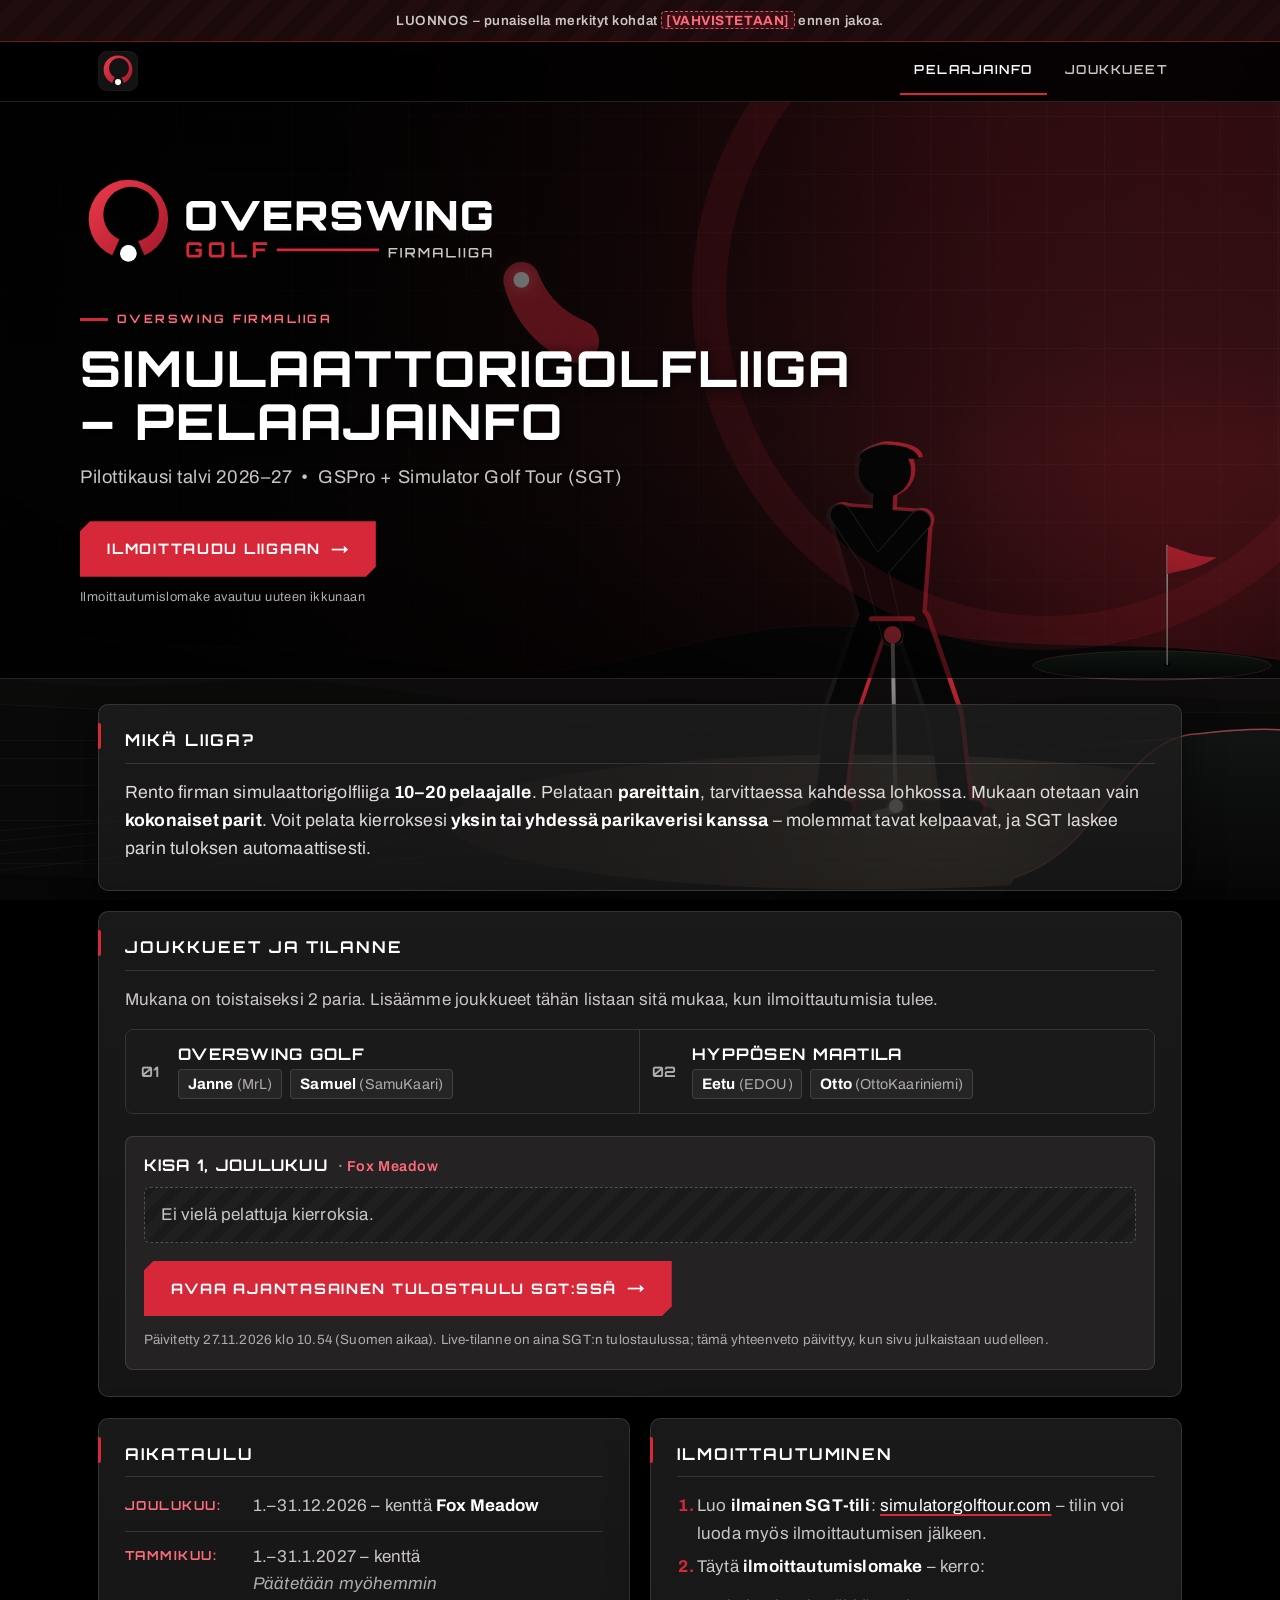
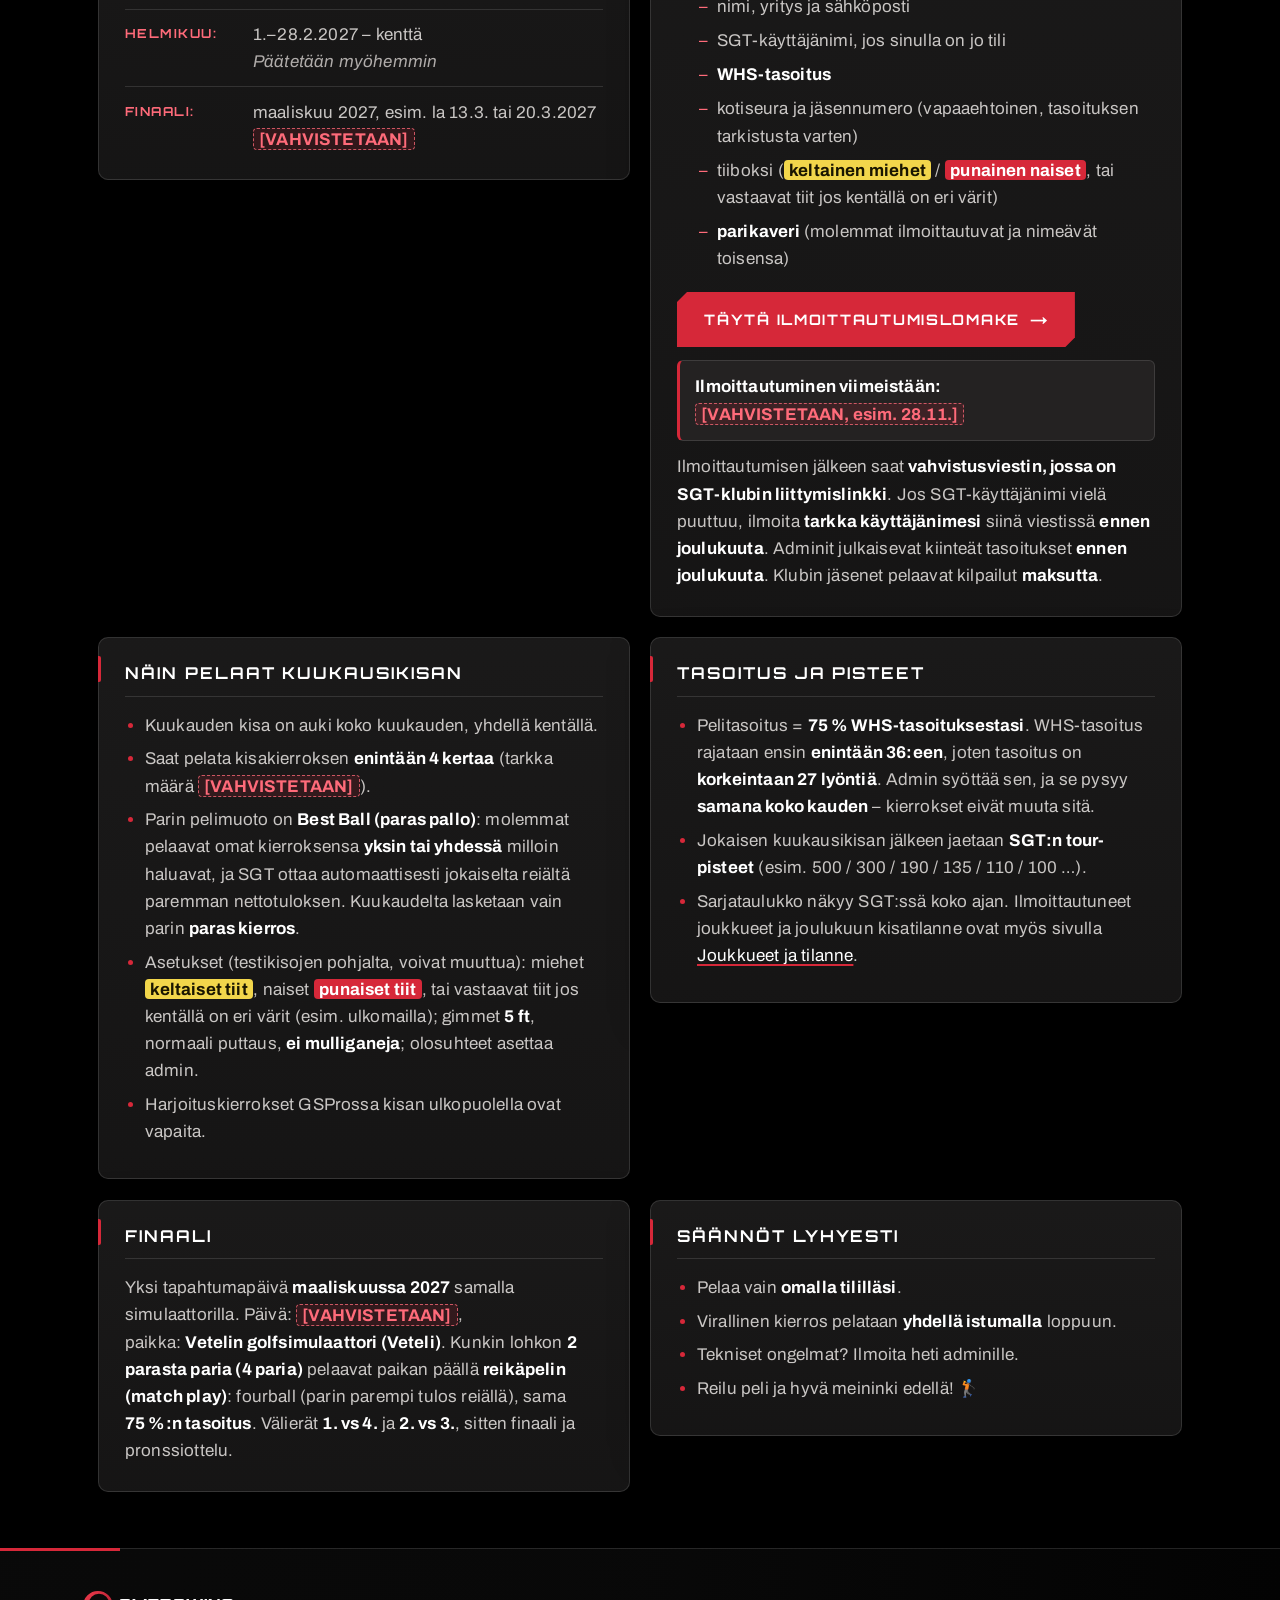
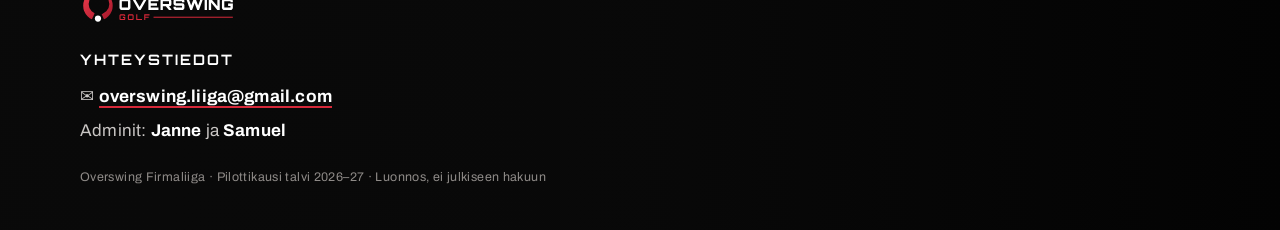
<file: index.html>
<!DOCTYPE html>
<html lang="fi">
<head>
  <meta charset="utf-8">
  <meta name="viewport" content="width=device-width, initial-scale=1">
  <meta name="robots" content="noindex">
  <meta name="theme-color" content="#000000">
  <title>Overswing Firmaliiga – Pelaajainfo (luonnos)</title>
  <meta name="description" content="Overswing Firmaliiga, pilottikausi talvi 2026–27. Rento firman simulaattorigolfliiga GSProlla ja Simulator Golf Tourilla.">
  <link rel="icon" href="assets/favicon.svg" type="image/svg+xml">
  <link rel="icon" href="assets/favicon-32.png" type="image/png" sizes="32x32">
  <link rel="apple-touch-icon" href="assets/apple-touch-icon.png">
  <link rel="preconnect" href="https://fonts.googleapis.com">
  <link rel="preconnect" href="https://fonts.gstatic.com" crossorigin>
  <link href="https://fonts.googleapis.com/css2?family=Archivo:ital,wght@0,400;0,500;0,600;0,700;1,400&family=Orbitron:wght@600;700;800;900&display=swap" rel="stylesheet">
  <link rel="stylesheet" href="assets/site.css">
</head>
<body>
  <div class="draft">LUONNOS – punaisella merkityt kohdat <span class="ph">[VAHVISTETAAN]</span> ennen jakoa.</div>

  <div class="topbar">
    <div class="topbar-inner">
      <a class="topbar-logo" href="./" aria-label="Overswing Firmaliiga – etusivu"><img src="assets/overswing-golf-icon.svg" alt="Overswing Golf" width="40" height="40"></a>
      <nav class="sitenav" aria-label="Sivut">
        <a href="./" aria-current="page">Pelaajainfo</a>
        <a href="joukkueet/">Joukkueet</a>
      </nav>
    </div>
  </div>

  <header class="hero">
    <div class="hero-inner">
      <img class="hero-logo" src="assets/overswing-golf-horizontal-firmaliiga-dark.svg" alt="Overswing Golf – Firmaliiga" width="420" height="107">
      <p class="kicker">Overswing Firmaliiga</p>
      <h1>Simulaattori&shy;golfliiga – Pelaajainfo</h1>
      <p class="subtitle">Pilottikausi talvi 2026–27&nbsp;&nbsp;•&nbsp;&nbsp;GSPro + Simulator Golf Tour (SGT)</p>
      <a class="cta" href="https://forms.gle/ftn9HcpagYPjdYmk7" target="_blank" rel="noopener noreferrer">Ilmoittaudu liigaan</a>
    <span class="cta-note">Ilmoittautumislomake avautuu uuteen ikkunaan</span>
    </div>
  </header>

  <main>
    <div class="grid">
      <section class="card span-2" aria-labelledby="mika">
        <h2 id="mika">Mikä liiga?</h2>
        <p class="lead">Rento firman simulaattorigolfliiga <strong>10–20 pelaajalle</strong>. Pelataan <strong>pareittain</strong>, tarvittaessa kahdessa lohkossa. Mukaan otetaan vain <strong>kokonaiset parit</strong>. Voit pelata kierroksesi <strong>yksin tai yhdessä parikaverisi kanssa</strong> – molemmat tavat kelpaavat, ja SGT laskee parin tuloksen automaattisesti.</p>
      </section>

      <section class="card span-2" aria-labelledby="joukkueet">
        <h2 id="joukkueet">Joukkueet ja tilanne</h2>
          <!-- JOUKKUEET-DATA-START -->
          <p>Mukana on toistaiseksi 2 paria. Lisäämme joukkueet tähän listaan sitä mukaa, kun ilmoittautumisia tulee.</p>
          <div class="teams">
            <article class="team">
              <h3>Overswing Golf</h3>
              <ul>
                <li><span class="pname">Janne</span> <span class="sgt">(MrL)</span></li>
                <li><span class="pname">Samuel</span> <span class="sgt">(SamuKaari)</span></li>
              </ul>
            </article>
            <article class="team">
              <h3>Hyppösen maatila</h3>
              <ul>
                <li><span class="pname">Eetu</span> <span class="sgt">(EDOU)</span></li>
                <li><span class="pname">Otto</span> <span class="sgt">(OttoKaariniemi)</span></li>
              </ul>
            </article>
          </div>
          <div class="standings">
            <h3>Kisa 1, Joulukuu <span class="course">Fox Meadow</span></h3>
            <p class="empty-note">Ei vielä pelattuja kierroksia.</p>
            <p>
              <a class="btn-out" href="https://simulatorgolftour.com/tournament/85603" target="_blank" rel="noopener noreferrer">Avaa ajantasainen tulostaulu SGT:ssä</a>
            </p>
            <p class="updated">Päivitetty 27.11.2026 klo 10.54 (Suomen aikaa). Live-tilanne on aina SGT:n tulostaulussa; tämä yhteenveto päivittyy, kun sivu julkaistaan uudelleen.</p>
          </div>
          <!-- JOUKKUEET-DATA-END -->
      </section>

      <section class="card" aria-labelledby="aikataulu">
        <h2 id="aikataulu">Aikataulu</h2>
        <ul class="sched">
          <li>
            <span class="month">Joulukuu:</span>
            <span>1.–31.12.2026 – kenttä <strong>Fox Meadow</strong></span>
          </li>
          <li>
            <span class="month">Tammikuu:</span>
            <span>1.–31.1.2027 – kenttä <span class="pending">Päätetään&nbsp;myöhemmin</span></span>
          </li>
          <li>
            <span class="month">Helmikuu:</span>
            <span>1.–28.2.2027 – kenttä <span class="pending">Päätetään&nbsp;myöhemmin</span></span>
          </li>
          <li>
            <span class="month">Finaali:</span>
            <span>maaliskuu 2027, esim. la 13.3. tai 20.3.2027 <span class="ph">[VAHVISTETAAN]</span></span>
          </li>
        </ul>
      </section>

      <section class="card" aria-labelledby="ilmo">
        <h2 id="ilmo">Ilmoittautuminen</h2>
        <ol>
          <li>Luo <strong>ilmainen SGT-tili</strong>: <a href="https://simulatorgolftour.com" target="_blank" rel="noopener noreferrer">simulatorgolftour.com</a> – tilin voi luoda myös ilmoittautumisen jälkeen.</li>
          <li>Täytä <strong>ilmoittautumislomake</strong> – kerro:
            <ul class="fields">
              <li>nimi, yritys ja sähköposti</li>
              <li>SGT-käyttäjänimi, jos sinulla on jo tili</li>
              <li><strong>WHS-tasoitus</strong></li>
              <li>kotiseura ja jäsennumero (vapaaehtoinen, tasoituksen tarkistusta varten)</li>
              <li>tiiboksi (<span class="tee tee-y">keltainen miehet</span> / <span class="tee tee-r">punainen naiset</span>, tai vastaavat tiit jos kentällä on eri värit)</li>
              <li><strong>parikaveri</strong> (molemmat ilmoittautuvat ja nimeävät toisensa)</li>
            </ul>
          </li>
        </ol>
        <p style="margin-top: 1rem;">
          <a class="cta" href="https://forms.gle/ftn9HcpagYPjdYmk7" target="_blank" rel="noopener noreferrer">Täytä ilmoittautumislomake</a>
        </p>
        <p class="deadline"><strong>Ilmoittautuminen viimeistään:</strong> <span class="ph">[VAHVISTETAAN, esim. 28.11.]</span></p>
        <p class="confirm">Ilmoittautumisen jälkeen saat <strong>vahvistusviestin, jossa on SGT-klubin liittymislinkki</strong>. Jos SGT-käyttäjänimi vielä puuttuu, ilmoita <strong>tarkka käyttäjänimesi</strong> siinä viestissä <strong>ennen joulukuuta</strong>. Adminit julkaisevat kiinteät tasoitukset <strong>ennen joulukuuta</strong>. Klubin jäsenet pelaavat kilpailut <strong>maksutta</strong>.</p>
      </section>

      <section class="card" aria-labelledby="kuukausi">
        <h2 id="kuukausi">Näin pelaat kuukausikisan</h2>
        <ul>
          <li>Kuukauden kisa on auki koko kuukauden, yhdellä kentällä.</li>
          <li>Saat pelata kisakierroksen <strong>enintään 4 kertaa</strong> (tarkka määrä <span class="ph">[VAHVISTETAAN]</span>).</li>
          <li>Parin pelimuoto on <strong>Best Ball (paras pallo)</strong>: molemmat pelaavat omat kierroksensa <strong>yksin tai yhdessä</strong> milloin haluavat, ja SGT ottaa automaattisesti jokaiselta reiältä paremman nettotuloksen. Kuukaudelta lasketaan vain parin <strong>paras kierros</strong>.</li>
          <li>Asetukset (testikisojen pohjalta, voivat muuttua): miehet <strong><span class="tee tee-y">keltaiset tiit</span></strong>, naiset <strong><span class="tee tee-r">punaiset tiit</span></strong>, tai vastaavat tiit jos kentällä on eri värit (esim. ulkomailla); gimmet <strong>5&nbsp;ft</strong>, normaali puttaus, <strong>ei mulliganeja</strong>; olosuhteet asettaa admin.</li>
          <li>Harjoituskierrokset GSProssa kisan ulkopuolella ovat vapaita.</li>
        </ul>
      </section>

      <section class="card" aria-labelledby="tasoitus">
        <h2 id="tasoitus">Tasoitus ja pisteet</h2>
        <ul>
          <li>Pelitasoitus = <strong>75&nbsp;% WHS-tasoituksestasi</strong>. WHS-tasoitus rajataan ensin <strong>enintään 36:een</strong>, joten tasoitus on <strong>korkeintaan 27 lyöntiä</strong>. Admin syöttää sen, ja se pysyy <strong>samana koko kauden</strong> – kierrokset eivät muuta sitä.</li>
          <li>Jokaisen kuukausikisan jälkeen jaetaan <strong>SGT:n tour-pisteet</strong> (esim. 500 / 300 / 190 / 135 / 110 / 100&nbsp;…).</li>
          <li>Sarjataulukko näkyy SGT:ssä koko ajan. Ilmoittautuneet joukkueet ja joulukuun kisatilanne ovat myös sivulla <a href="joukkueet/">Joukkueet ja tilanne</a>.</li>
        </ul>
      </section>

      <section class="card" aria-labelledby="finaali">
        <h2 id="finaali">Finaali</h2>
        <p>Yksi tapahtumapäivä <strong>maaliskuussa 2027</strong> samalla simulaattorilla. <span style="white-space:nowrap">Päivä: <span class="ph">[VAHVISTETAAN]</span></span>, <span style="white-space:nowrap">paikka: <strong>Vetelin golfsimulaattori (Veteli)</strong></span>. Kunkin lohkon <strong>2 parasta paria (4 paria)</strong> pelaavat paikan päällä <strong>reikäpelin (match play)</strong>: fourball (parin parempi tulos reiällä), sama <strong>75&nbsp;%:n tasoitus</strong>. Välierät <strong>1. vs 4.</strong> ja <strong>2. vs 3.</strong>, sitten finaali ja pronssiottelu.</p>
      </section>

      <section class="card" aria-labelledby="saannot">
        <h2 id="saannot">Säännöt lyhyesti</h2>
        <ul>
          <li>Pelaa vain <strong>omalla tililläsi</strong>.</li>
          <li>Virallinen kierros pelataan <strong>yhdellä istumalla</strong> loppuun.</li>
          <li>Tekniset ongelmat? Ilmoita heti adminille.</li>
          <li>Reilu peli ja hyvä meininki edellä! &#x1F3CC;&#xFE0F;</li>
        </ul>
      </section>
    </div>
  </main>

  <footer>
    <div class="footer-inner">
      <img class="footer-logo" src="assets/overswing-golf-horizontal-dark.svg" alt="Overswing Golf" width="156" height="40">
      <h2>Yhteystiedot</h2>
      <p>✉️ <a class="mail" href="mailto:overswing.liiga@gmail.com">overswing.liiga@gmail.com</a></p>
      <p>Adminit: <strong>Janne</strong> ja <strong>Samuel</strong></p>
      <p class="fineprint">Overswing Firmaliiga · Pilottikausi talvi 2026–27 · Luonnos, ei julkiseen hakuun</p>
    </div>
  </footer>
  <script src="assets/golf-bg.js" defer></script>
</body>
</html>
</file>
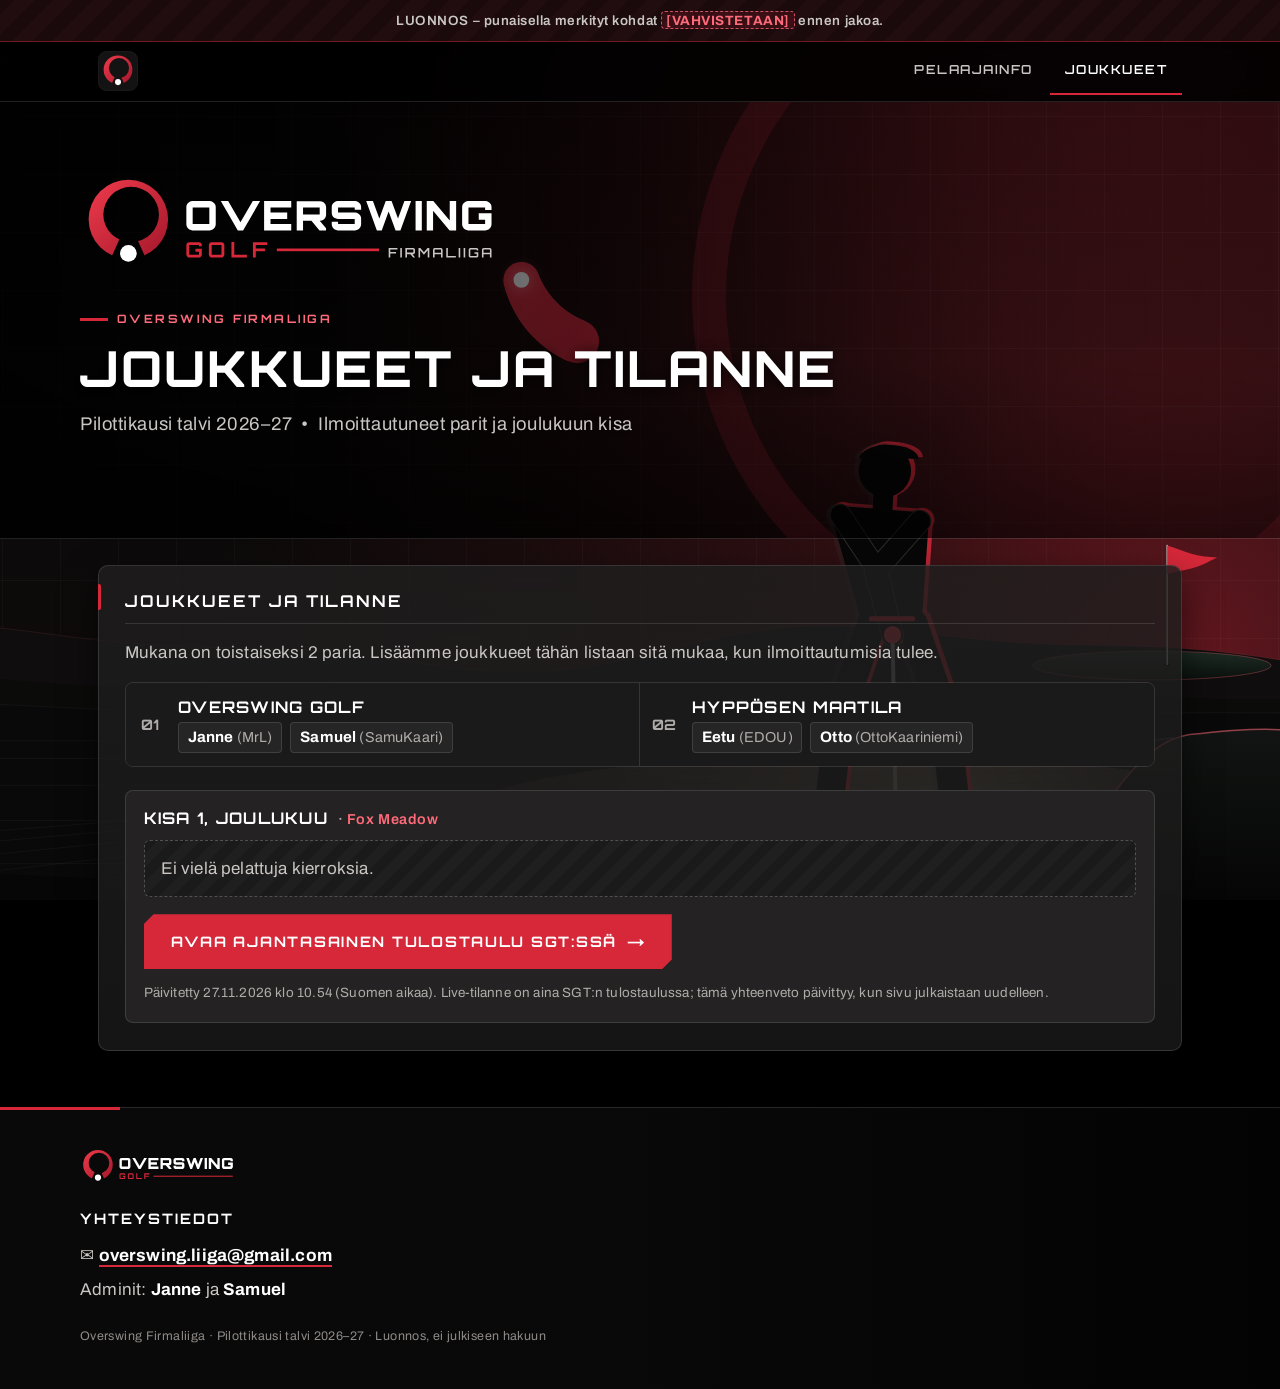
<file: joukkueet/index.html>
<!DOCTYPE html>
<html lang="fi">
<head>
  <meta charset="utf-8">
  <meta name="viewport" content="width=device-width, initial-scale=1">
  <meta name="robots" content="noindex">
  <meta name="theme-color" content="#000000">
  <title>Joukkueet ja tilanne – Overswing Firmaliiga</title>
  <meta name="description" content="Overswing Firmaliigan ilmoittautuneet joukkueet ja joulukuun kisatilanne.">
  <link rel="icon" href="../assets/favicon.svg" type="image/svg+xml">
  <link rel="icon" href="../assets/favicon-32.png" type="image/png" sizes="32x32">
  <link rel="apple-touch-icon" href="../assets/apple-touch-icon.png">
  <link rel="preconnect" href="https://fonts.googleapis.com">
  <link rel="preconnect" href="https://fonts.gstatic.com" crossorigin>
  <link href="https://fonts.googleapis.com/css2?family=Archivo:ital,wght@0,400;0,500;0,600;0,700;1,400&family=Orbitron:wght@600;700;800;900&display=swap" rel="stylesheet">
  <link rel="stylesheet" href="../assets/site.css">
</head>
<body>
  <div class="draft">LUONNOS – punaisella merkityt kohdat <span class="ph">[VAHVISTETAAN]</span> ennen jakoa.</div>

  <div class="topbar">
    <div class="topbar-inner">
      <a class="topbar-logo" href="../" aria-label="Overswing Firmaliiga – etusivu"><img src="../assets/overswing-golf-icon.svg" alt="Overswing Golf" width="40" height="40"></a>
      <nav class="sitenav" aria-label="Sivut">
        <a href="../">Pelaajainfo</a>
        <a href="./" aria-current="page">Joukkueet</a>
      </nav>
    </div>
  </div>

  <header class="hero">
    <div class="hero-inner">
      <img class="hero-logo" src="../assets/overswing-golf-horizontal-firmaliiga-dark.svg" alt="Overswing Golf – Firmaliiga" width="420" height="107">
      <p class="kicker">Overswing Firmaliiga</p>
      <h1>Joukkueet ja tilanne</h1>
      <p class="subtitle">Pilottikausi talvi 2026–27&nbsp;&nbsp;•&nbsp;&nbsp;Ilmoittautuneet parit ja joulukuun kisa</p>
    </div>
  </header>

  <main>
    <section class="card" aria-labelledby="joukkueet">
      <h2 id="joukkueet">Joukkueet ja tilanne</h2>
          <!-- JOUKKUEET-DATA-START -->
          <p>Mukana on toistaiseksi 2 paria. Lisäämme joukkueet tähän listaan sitä mukaa, kun ilmoittautumisia tulee.</p>
          <div class="teams">
            <article class="team">
              <h3>Overswing Golf</h3>
              <ul>
                <li><span class="pname">Janne</span> <span class="sgt">(MrL)</span></li>
                <li><span class="pname">Samuel</span> <span class="sgt">(SamuKaari)</span></li>
              </ul>
            </article>
            <article class="team">
              <h3>Hyppösen maatila</h3>
              <ul>
                <li><span class="pname">Eetu</span> <span class="sgt">(EDOU)</span></li>
                <li><span class="pname">Otto</span> <span class="sgt">(OttoKaariniemi)</span></li>
              </ul>
            </article>
          </div>
          <div class="standings">
            <h3>Kisa 1, Joulukuu <span class="course">Fox Meadow</span></h3>
            <p class="empty-note">Ei vielä pelattuja kierroksia.</p>
            <p>
              <a class="btn-out" href="https://simulatorgolftour.com/tournament/85603" target="_blank" rel="noopener noreferrer">Avaa ajantasainen tulostaulu SGT:ssä</a>
            </p>
            <p class="updated">Päivitetty 27.11.2026 klo 10.54 (Suomen aikaa). Live-tilanne on aina SGT:n tulostaulussa; tämä yhteenveto päivittyy, kun sivu julkaistaan uudelleen.</p>
          </div>
          <!-- JOUKKUEET-DATA-END -->
    </section>
  </main>

  <footer>
    <div class="footer-inner">
      <img class="footer-logo" src="../assets/overswing-golf-horizontal-dark.svg" alt="Overswing Golf" width="156" height="40">
      <h2>Yhteystiedot</h2>
      <p>✉️ <a class="mail" href="mailto:overswing.liiga@gmail.com">overswing.liiga@gmail.com</a></p>
      <p>Adminit: <strong>Janne</strong> ja <strong>Samuel</strong></p>
      <p class="fineprint">Overswing Firmaliiga · Pilottikausi talvi 2026–27 · Luonnos, ei julkiseen hakuun</p>
    </div>
  </footer>
  <script src="../assets/golf-bg.js" defer></script>
</body>
</html>
</file>
<file: assets/site.css>
/* Overswing Firmaliiga – tumma teema (SGT-henkinen, punaiset korostukset) */
:root {
  --bg: #000000;
  --surface: #1B1A1A;
  --raised: #242222;
  --stripe: #292929;
  --border: #484644;
  --line: rgba(201, 198, 196, .16);
  --line-strong: rgba(201, 198, 196, .30);
  --text: #C9C6C4;
  --dim: #B0ACAA;
  --white: #FFFFFF;
  --red: #D62839;
  --red-deep: #A3172A;
  --red-text: #FF6B7A;           /* pieni punainen teksti tummalla: 6.3:1 kortilla */
  --red-wash: rgba(214, 40, 57, .14);
  --cut: 10px;                   /* viisteet painikkeissa ja merkeissä */
  --radius: 10px;
  --font-display: "Orbitron", "Archivo", system-ui, sans-serif;
  --font-body: "Archivo", "Segoe UI", system-ui, sans-serif;
  color-scheme: dark;
}

* { box-sizing: border-box; margin: 0; padding: 0; }
html { scroll-behavior: smooth; background: var(--bg); }

body {
  font-family: var(--font-body);
  font-size: 1.0625rem;
  line-height: 1.6;
  letter-spacing: .01em;
  color: var(--text);
  background: transparent;
  -webkit-font-smoothing: antialiased;
  overflow-wrap: break-word;
}

::selection { background: var(--red); color: #fff; }

strong { color: var(--white); font-weight: 700; }

a { color: var(--white); text-decoration-color: var(--red); text-underline-offset: 3px; text-decoration-thickness: 2px; }
a:hover { color: var(--red-text); }
a:focus-visible, .cta:focus-visible, .btn-out:focus-visible, .sitenav a:focus-visible {
  outline: 3px solid var(--white);
  outline-offset: 3px;
}

/* Vahvistamattomat kohdat */
.ph {
  display: inline;
  background: var(--red-wash);
  color: var(--red-text);
  font-weight: 700;
  padding: .04em .3em;
  border: 1px dashed rgba(255, 107, 122, .75);
  border-radius: 4px;
  white-space: nowrap;
  box-decoration-break: clone;
  -webkit-box-decoration-break: clone;
}

.pending { color: var(--dim); font-style: italic; font-weight: 400; }

/* Luonnosnauha */
.draft {
  background: repeating-linear-gradient(-45deg, #1a0a0c 0 14px, #210c10 14px 28px);
  color: var(--text);
  text-align: center;
  font-size: .84rem;
  font-weight: 600;
  letter-spacing: .04em;
  padding: .6rem 1rem;
  border-bottom: 1px solid rgba(214, 40, 57, .45);
}

/* Yläpalkki */
.topbar {
  position: sticky;
  top: 0;
  z-index: 10;
  background: rgba(0, 0, 0, .88);
  backdrop-filter: blur(8px);
  -webkit-backdrop-filter: blur(8px);
  border-bottom: 1px solid var(--line);
}
.topbar-inner {
  max-width: 1120px;
  margin: 0 auto;
  padding: .35rem 1.15rem;
  display: flex;
  align-items: center;
  justify-content: space-between;
  gap: .75rem;
}
.topbar-logo { display: inline-flex; align-items: center; min-height: 48px; }
.topbar-logo img { height: 40px; width: auto; display: block; }

.sitenav { display: flex; gap: .2rem; flex-wrap: wrap; justify-content: flex-end; }
.sitenav a {
  color: var(--text);
  text-decoration: none;
  font-family: var(--font-display);
  font-weight: 600;
  font-size: .78rem;
  letter-spacing: .12em;
  text-transform: uppercase;
  padding: .7rem .9rem;
  min-height: 48px;
  display: inline-flex;
  align-items: center;
  border-bottom: 2px solid transparent;
}
.sitenav a:hover { color: var(--white); }
.sitenav a[aria-current="page"] { color: var(--white); border-bottom-color: var(--red); }

/* Hero */
header.hero {
  position: relative;
  overflow: hidden;
  color: var(--white);
  padding: 3.2rem 1.25rem 3.4rem;
  background:
    linear-gradient(180deg, rgba(0,0,0,0) 60%, rgba(0,0,0,.55) 100%),
    linear-gradient(90deg, rgba(0,0,0,.78) 0%, rgba(0,0,0,.55) 45%, rgba(0,0,0,.08) 78%, rgba(0,0,0,0) 100%);
  border-bottom: 1px solid var(--line);
}
header.hero::before {
  /* svingikaaren ääriviiva taustalla */
  content: "";
  position: absolute;
  right: -140px; top: -120px;
  width: 520px; height: 520px;
  border-radius: 50%;
  border: 26px solid rgba(214, 40, 57, .10);
  pointer-events: none;
}
.hero-inner { position: relative; max-width: 1120px; margin: 0 auto; }
.hero-logo { display: block; height: auto; width: min(420px, 82vw); margin-bottom: 1.6rem; }

.kicker {
  display: inline-flex;
  align-items: center;
  gap: .55rem;
  font-family: var(--font-display);
  font-size: .72rem;
  font-weight: 700;
  letter-spacing: .22em;
  text-transform: uppercase;
  color: var(--red-text);
  margin-bottom: .8rem;
}
.kicker::before { content: ""; width: 28px; height: 3px; background: var(--red); }

header.hero h1 {
  font-family: var(--font-display);
  font-weight: 800;
  font-size: clamp(1.6rem, 1rem + 3.4vw, 3.1rem);
  line-height: 1.08;
  letter-spacing: .04em;
  text-transform: uppercase;
  text-wrap: balance;
  max-width: 22ch;
  margin-bottom: .9rem;
}
.subtitle {
  font-size: clamp(1rem, .9rem + .5vw, 1.15rem);
  color: var(--text);
  margin-bottom: 1.8rem;
  letter-spacing: .03em;
}

.cta, .btn-out {
  display: inline-flex;
  align-items: center;
  justify-content: center;
  gap: .6rem;
  min-height: 52px;
  padding: .85rem 1.7rem;
  background: var(--red);
  color: #fff;
  font-family: var(--font-display);
  font-weight: 700;
  font-size: .9rem;
  letter-spacing: .12em;
  text-transform: uppercase;
  text-decoration: none;
  border: 0;
  clip-path: polygon(var(--cut) 0, 100% 0, 100% calc(100% - var(--cut)), calc(100% - var(--cut)) 100%, 0 100%, 0 var(--cut));
  transition: background .15s ease, transform .15s ease;
}
.cta::after, .btn-out::after { content: "→"; font-family: var(--font-body); font-size: 1.1rem; letter-spacing: 0; }
.cta:hover, .btn-out:hover { background: #E8394A; color: #fff; transform: translateY(-1px); }

.cta-note { display: block; margin-top: .65rem; font-size: .8rem; color: var(--dim); letter-spacing: .03em; }

/* Vierityksellä etenevä golftausta (assets/golf-bg.js) */
.golf-bg {
  position: fixed;
  left: 0; top: 0;
  width: 100%;
  height: 100vh;
  height: 100lvh;
  z-index: -1;
  pointer-events: none;
  background: #000;
}
.golf-bg canvas { display: block; width: 100%; height: 100%; }
.golf-mini { display: none; }
@media (max-width: 760px) {
  /* staattinen ikoni pois; animaatio on palkin logo ja etusivulinkki */
  .topbar-inner .topbar-logo {
    display: flex;
    align-items: stretch;
    flex: 1 1 128px;
    min-width: 88px;
    max-width: 200px;
    min-height: 0;
  }
  .topbar-inner .topbar-logo img { display: none; }
  .golf-mini {
    display: block;
    flex: 1 1 auto;
    width: 100%;
    min-width: 0;
    max-width: none;
    height: 56px;
    margin: 0;
    border: 1px solid var(--line);
    border-radius: 6px;
    background: #0a0909;
  }
  .topbar-inner .sitenav { flex-wrap: nowrap; flex-shrink: 0; }
}
@media (max-width: 359px) {
  .topbar-inner { flex-wrap: nowrap; padding: .22rem .4rem; gap: .3rem; }
  .topbar-inner .topbar-logo { flex: 1 1 80px; min-width: 72px; max-width: 140px; }
  .golf-mini { height: 48px; }
  .topbar-inner .sitenav { flex-shrink: 1; min-width: 0; }
  .sitenav a { padding: .55rem .32rem; font-size: .6rem; letter-spacing: .03em; }
}
header.hero h1, .kicker, .subtitle, .cta-note { text-shadow: 0 2px 14px rgba(0, 0, 0, .85); }

/* Sisältö */
main { max-width: 1120px; margin: 0 auto; padding: 1.6rem 1.15rem 3.5rem; }

.grid { display: grid; grid-template-columns: 1fr; gap: 1.15rem; }

.card {
  position: relative;
  background: linear-gradient(180deg, rgba(31, 30, 30, .84) 0%, rgba(27, 26, 26, .80) 100%);
  border: 1px solid var(--line);
  border-radius: var(--radius);
  padding: 1.35rem 1.35rem 1.45rem;
  box-shadow: 0 14px 36px rgba(0, 0, 0, .55);
}
.card::before {
  content: "";
  position: absolute;
  left: -1px; top: 18px;
  width: 3px; height: 26px;
  background: var(--red);
  border-radius: 0 2px 2px 0;
}

.card h2 {
  font-family: var(--font-display);
  font-size: 1.02rem;
  font-weight: 700;
  color: var(--white);
  letter-spacing: .12em;
  text-transform: uppercase;
  line-height: 1.3;
  padding-bottom: .7rem;
  margin-bottom: .95rem;
  border-bottom: 1px solid var(--line);
}

.card p + p, .card p + ol, .card p + ul, .card ol + p, .card ul + p { margin-top: .8rem; }

.lead { font-size: 1.1rem; color: #DEDBD9; }

ul, ol { padding-left: 1.25rem; }
li { margin: .4rem 0; }
li::marker { color: var(--red); font-weight: 700; }

.fields { list-style: none; padding-left: 0; margin: .55rem 0 .2rem; }
.fields li { position: relative; padding: .22rem 0 .22rem 1.25rem; margin: 0; }
.fields li::before { content: "–"; position: absolute; left: .15rem; color: var(--red-text); }

.deadline {
  background: var(--raised);
  border: 1px solid var(--line);
  border-left: 3px solid var(--red);
  border-radius: 6px;
  padding: .75rem .95rem;
  margin-top: 1rem;
}
.confirm { margin-top: .9rem; }

/* Tiimerkit (tiivis, pysyy rivissä) */
.tee {
  display: inline;
  font-weight: 700;
  padding: .04em .32em;
  border-radius: 4px;
  white-space: nowrap;
  box-decoration-break: clone;
  -webkit-box-decoration-break: clone;
}
.tee-y { background: #F2D64B; color: #1A1600; }
.tee-r { background: #D62839; color: #fff; }

/* Aikataulu */
.sched { list-style: none; padding: 0; }
.sched li {
  display: grid;
  grid-template-columns: 7.4rem 1fr;
  gap: .6rem;
  align-items: start;
  margin: 0;
  padding: .7rem 0;
  border-bottom: 1px solid var(--line);
}
.sched li:last-child { border-bottom: 0; padding-bottom: 0; }
.sched li:first-child { padding-top: 0; }
.month {
  font-family: var(--font-display);
  font-weight: 700;
  font-size: .78rem;
  letter-spacing: .12em;
  text-transform: uppercase;
  color: var(--red-text);
  padding-top: .2rem;
}

/* Joukkueet – SGT:n tulostaulun tyyliin */
.teams {
  display: grid;
  grid-template-columns: 1fr;
  gap: 0;
  margin: 1rem 0 1.4rem;
  border: 1px solid var(--line);
  border-radius: 8px;
  overflow: hidden;
  counter-reset: joukkue;
}
.team {
  counter-increment: joukkue;
  display: grid;
  grid-template-columns: 3rem 1fr;
  align-items: center;
  column-gap: .25rem;
  padding: .85rem 1rem .85rem 0;
  background: var(--surface);
  border-bottom: 1px solid var(--line);
}
.team:nth-child(even) { background: var(--stripe); }
.team:last-child { border-bottom: 0; }
.team::before {
  content: counter(joukkue, decimal-leading-zero);
  grid-row: 1 / span 2;
  justify-self: center;
  font-family: var(--font-display);
  font-weight: 700;
  font-size: .9rem;
  color: var(--dim);
}
.team:hover { background: #2E2C2B; }

.team h3, .standings h3 {
  font-family: var(--font-display);
  font-size: 1rem;
  font-weight: 700;
  letter-spacing: .08em;
  text-transform: uppercase;
  color: var(--white);
  line-height: 1.3;
  margin: 0;
  border: 0;
  padding: 0;
}
.team ul { list-style: none; padding: 0; margin: .3rem 0 0; display: flex; flex-wrap: wrap; gap: .35rem .5rem; }
.team li { margin: 0; font-size: .95rem; background: rgba(255,255,255,.05); border: 1px solid var(--line); border-radius: 4px; padding: .12rem .55rem; }
.pname { font-weight: 700; color: var(--white); }
.sgt { color: var(--dim); font-size: .9rem; }

.standings {
  background: var(--raised);
  border: 1px solid var(--line);
  border-radius: 8px;
  padding: 1.1rem 1.1rem 1.15rem;
}
.standings h3 { margin-bottom: .7rem; display: flex; flex-wrap: wrap; align-items: baseline; gap: .2rem .6rem; }
.course {
  font-family: var(--font-body);
  font-weight: 600;
  font-size: .9rem;
  letter-spacing: .04em;
  text-transform: none;
  color: var(--red-text);
}
.course::before { content: "· "; color: var(--dim); }

.empty-note {
  background: repeating-linear-gradient(-45deg, rgba(255,255,255,.025) 0 10px, transparent 10px 20px), var(--surface);
  border: 1px dashed var(--line-strong);
  border-radius: 6px;
  padding: .85rem 1rem;
  margin: .4rem 0 1.1rem;
  color: var(--text);
}

.table-wrap { overflow-x: auto; margin: .55rem 0 1.1rem; border: 1px solid var(--line); border-radius: 8px; }
.standings-table { width: 100%; border-collapse: collapse; font-size: 1rem; font-variant-numeric: tabular-nums; }
.standings-table th, .standings-table td { text-align: left; padding: .6rem .7rem; border-bottom: 1px solid var(--line); vertical-align: top; }
.standings-table thead th {
  background: #000;
  color: var(--dim);
  font-family: var(--font-display);
  font-size: .7rem;
  font-weight: 700;
  letter-spacing: .12em;
  text-transform: uppercase;
}
.standings-table tbody tr:nth-child(even) td { background: var(--stripe); }
.standings-table tbody tr:first-child td:first-child { color: var(--red-text); font-weight: 700; }
.standings-table td:nth-child(2) { color: var(--white); font-weight: 700; }
.standings-table th:first-child, .standings-table td:first-child,
.standings-table th:nth-child(n+3), .standings-table td:nth-child(n+3) { text-align: center; white-space: nowrap; }
.standings-table th:nth-child(2), .standings-table td:nth-child(2) { text-align: left; }

.updated { margin-top: 1rem; font-size: .84rem; color: var(--dim); }

/* Alatunniste */
footer {
  background: linear-gradient(90deg, rgba(10, 10, 10, .92) 0%, rgba(10, 10, 10, .84) 50%, rgba(10, 10, 10, .30) 100%);
  color: var(--text);
  padding: 2.4rem 1.15rem 2.6rem;
  border-top: 1px solid var(--line);
  position: relative;
}
footer::before { content: ""; position: absolute; left: 0; right: 0; top: -1px; height: 3px; background: linear-gradient(90deg, var(--red) 0 120px, transparent 120px); }
.footer-inner { max-width: 1120px; margin: 0 auto; }
.footer-logo { display: block; height: 40px; width: auto; margin-bottom: 1.3rem; }
footer h2 {
  font-family: var(--font-display);
  font-size: .9rem;
  font-weight: 700;
  letter-spacing: .14em;
  text-transform: uppercase;
  color: var(--white);
  margin-bottom: .75rem;
}
footer a { color: var(--white); }
footer p + p { margin-top: .4rem; }
.mail { font-weight: 700; font-size: 1.08rem; text-decoration: none; border-bottom: 2px solid var(--red); }
.mail:hover { color: var(--red-text); }
.fineprint { margin-top: 1.5rem; font-size: .78rem; color: #8F8B88; letter-spacing: .03em; }

@media (min-width: 800px) {
  .grid { grid-template-columns: 1fr 1fr; gap: 1.3rem; align-items: start; }
  .span-2 { grid-column: 1 / -1; }
  .card { padding: 1.55rem 1.6rem 1.65rem; }
  header.hero { padding: 4.2rem 1.5rem 4.4rem; }
  header.hero::before { width: 640px; height: 640px; right: -120px; top: -160px; border-width: 34px; }
  .teams { grid-template-columns: 1fr 1fr; }
  .team:nth-child(odd) { border-right: 1px solid var(--line); }
  .team:nth-child(even) { background: var(--surface); }
  .team:nth-child(4n+3), .team:nth-child(4n+4) { background: var(--stripe); }
  .team:nth-last-child(-n+2):nth-child(odd), .team:last-child { border-bottom: 0; }
}

@media (max-width: 520px) {
  .topbar-inner { padding: .3rem .7rem; }
  .topbar-logo img { height: 36px; }
  .sitenav a { padding: .7rem .55rem; font-size: .7rem; letter-spacing: .08em; }
  .sched li { grid-template-columns: 1fr; gap: .1rem; padding: .75rem 0; }
  .cta, .btn-out { display: flex; width: 100%; text-align: center; font-size: .76rem; letter-spacing: .05em; padding: .8rem 1rem; }
  header.hero h1 { font-size: clamp(1.25rem, 6.4vw, 1.7rem); letter-spacing: .02em; hyphens: manual; }
  .team { grid-template-columns: 2.4rem 1fr; }
  header.hero { padding: 2.4rem 1.1rem 2.8rem; }
  header.hero::before { width: 300px; height: 300px; right: -120px; top: -90px; border-width: 18px; }
  header.hero { background: linear-gradient(180deg, rgba(0,0,0,.62) 0%, rgba(0,0,0,.50) 70%, rgba(0,0,0,.25) 100%); }
  footer { background: linear-gradient(180deg, rgba(10, 10, 10, .90) 0%, rgba(10, 10, 10, .70) 100%); }
}

@media (max-width: 359px) {
  /* 520px-sääntö ylikirjoittaisi muuten navigaation koon */
  .topbar-inner { padding: .22rem .4rem; }
  .sitenav a { padding: .55rem .28rem; font-size: .58rem; letter-spacing: .02em; }
}

@media (prefers-reduced-motion: reduce) {
  html { scroll-behavior: auto; }
  .cta, .btn-out { transition: none; }
  .cta:hover, .btn-out:hover { transform: none; }
}

@media print {
  .golf-bg, .golf-mini { display: none !important; }
  .topbar { position: static; }
  .sitenav { display: none; }
  header.hero, .card, footer, .draft { -webkit-print-color-adjust: exact; print-color-adjust: exact; }
  .card { box-shadow: none; break-inside: avoid; }
}
</file>
